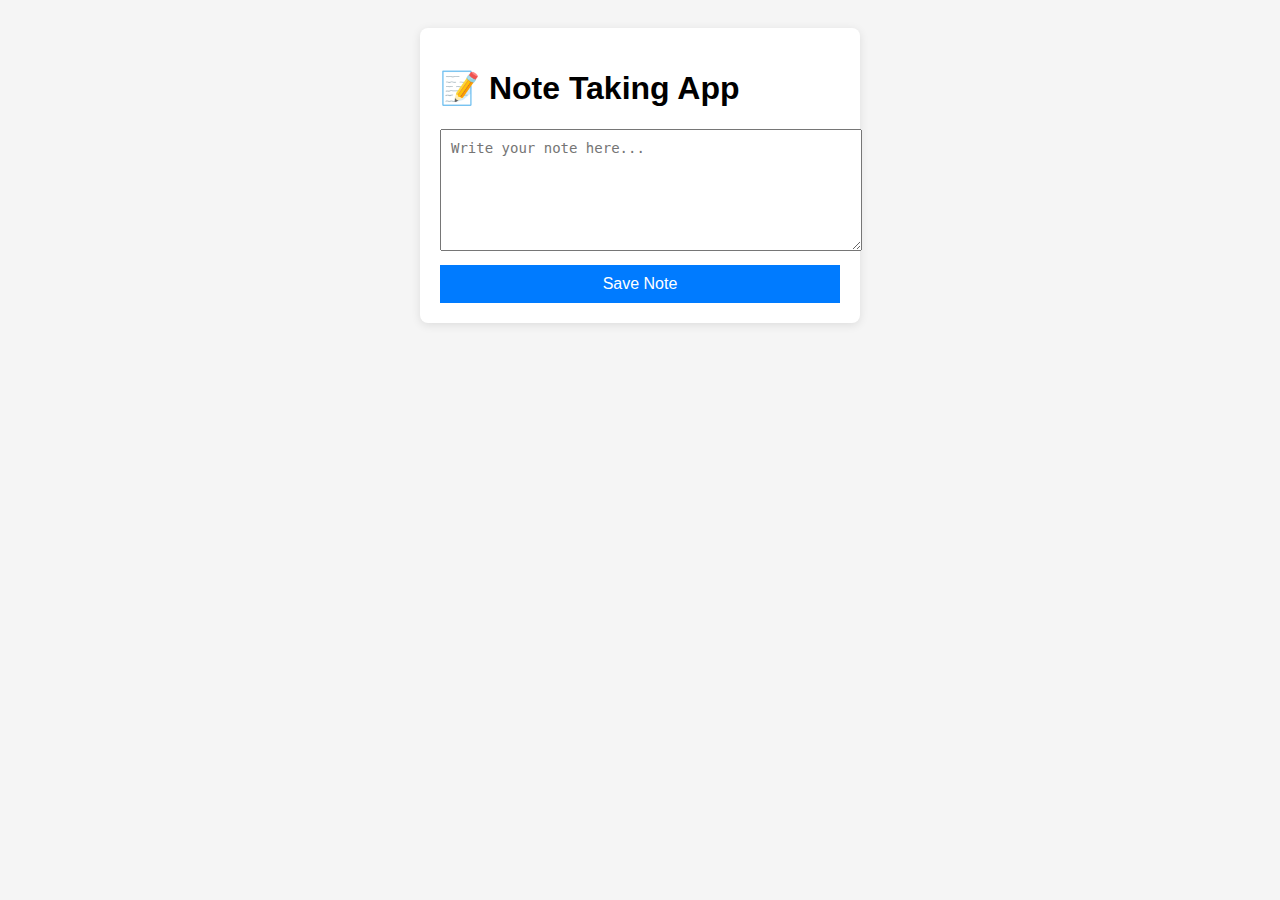
<file: index.html>
<!DOCTYPE html>
<html lang="en">
<head>
    <meta charset="UTF-8">
    <meta name="viewport" content="width=device-width, initial-scale=1.0">
    <title>Note Taking App</title>
    <link rel="stylesheet" href="style.css">
</head>
<body>
    <div class="container">
        <h1>📝 Note Taking App</h1>
        <textarea id="noteInput" placeholder="Write your note here..."></textarea>
        <button id="saveNote">Save Note</button>
        <div id="notesList"></div>
    </div>
    <script src="script.js"></script>
</body>
</html>
</file>
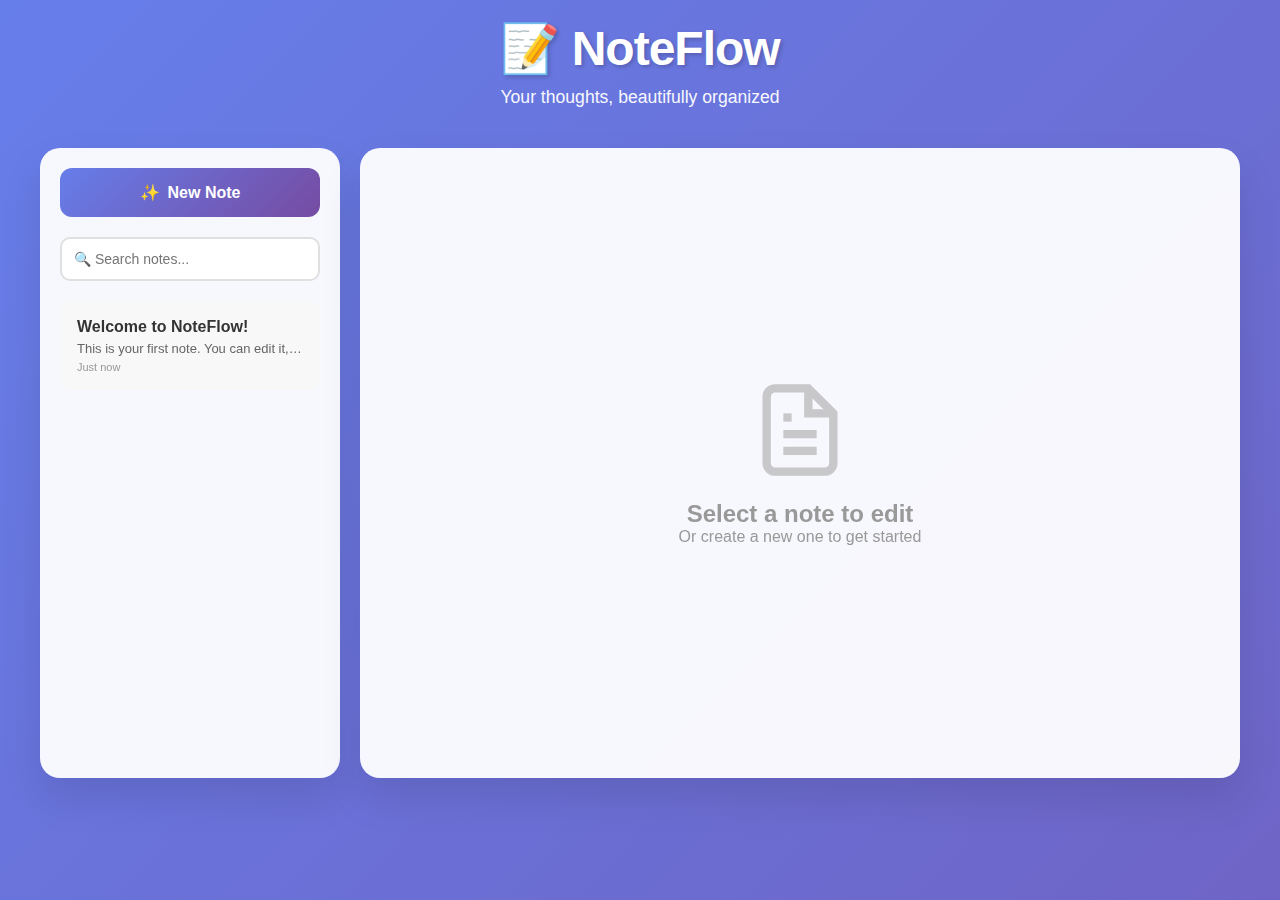
<file: remixed-4470cca5.html>
<!DOCTYPE html>
<html lang="en">
<head>
    <meta charset="UTF-8">
    <meta name="viewport" content="width=device-width, initial-scale=1.0">
    <title>NoteFlow - Modern Note Taking App</title>
    <style>
        * {
            margin: 0;
            padding: 0;
            box-sizing: border-box;
        }

        body {
            font-family: -apple-system, BlinkMacSystemFont, 'Segoe UI', Roboto, Oxygen, Ubuntu, sans-serif;
            background: linear-gradient(135deg, #667eea 0%, #764ba2 100%);
            min-height: 100vh;
            padding: 20px;
            animation: gradientShift 10s ease infinite;
            background-size: 200% 200%;
        }

        @keyframes gradientShift {
            0% { background-position: 0% 50%; }
            50% { background-position: 100% 50%; }
            100% { background-position: 0% 50%; }
        }

        .container {
            max-width: 1200px;
            margin: 0 auto;
            animation: fadeIn 0.6s ease;
        }

        @keyframes fadeIn {
            from { opacity: 0; transform: translateY(20px); }
            to { opacity: 1; transform: translateY(0); }
        }

        .header {
            text-align: center;
            margin-bottom: 40px;
            color: white;
        }

        .header h1 {
            font-size: 3em;
            margin-bottom: 10px;
            text-shadow: 2px 2px 4px rgba(0,0,0,0.2);
            letter-spacing: -1px;
        }

        .header p {
            font-size: 1.1em;
            opacity: 0.95;
        }

        .app-container {
            display: grid;
            grid-template-columns: 300px 1fr;
            gap: 20px;
            height: 70vh;
        }

        @media (max-width: 768px) {
            .app-container {
                grid-template-columns: 1fr;
                height: auto;
            }
        }

        .sidebar {
            background: rgba(255, 255, 255, 0.95);
            border-radius: 20px;
            padding: 20px;
            backdrop-filter: blur(10px);
            box-shadow: 0 20px 40px rgba(0,0,0,0.1);
            overflow-y: auto;
        }

        .new-note-btn {
            width: 100%;
            padding: 15px;
            background: linear-gradient(135deg, #667eea, #764ba2);
            color: white;
            border: none;
            border-radius: 12px;
            font-size: 16px;
            font-weight: 600;
            cursor: pointer;
            transition: all 0.3s ease;
            margin-bottom: 20px;
            display: flex;
            align-items: center;
            justify-content: center;
            gap: 8px;
        }

        .new-note-btn:hover {
            transform: translateY(-2px);
            box-shadow: 0 10px 20px rgba(102, 126, 234, 0.4);
        }

        .new-note-btn:active {
            transform: translateY(0);
        }

        .search-box {
            width: 100%;
            padding: 12px;
            border: 2px solid #e0e0e0;
            border-radius: 10px;
            font-size: 14px;
            margin-bottom: 20px;
            transition: all 0.3s ease;
        }

        .search-box:focus {
            outline: none;
            border-color: #667eea;
            box-shadow: 0 0 0 3px rgba(102, 126, 234, 0.1);
        }

        .notes-list {
            display: flex;
            flex-direction: column;
            gap: 10px;
        }

        .note-item {
            padding: 15px;
            background: #f8f8f8;
            border-radius: 10px;
            cursor: pointer;
            transition: all 0.3s ease;
            border: 2px solid transparent;
            position: relative;
            overflow: hidden;
        }

        .note-item:hover {
            background: #f0f0f0;
            transform: translateX(5px);
        }

        .note-item.active {
            background: linear-gradient(135deg, rgba(102, 126, 234, 0.1), rgba(118, 75, 162, 0.1));
            border-color: #667eea;
        }

        .note-item h3 {
            font-size: 16px;
            margin-bottom: 5px;
            color: #333;
            white-space: nowrap;
            overflow: hidden;
            text-overflow: ellipsis;
        }

        .note-item p {
            font-size: 13px;
            color: #666;
            white-space: nowrap;
            overflow: hidden;
            text-overflow: ellipsis;
        }

        .note-item .note-date {
            font-size: 11px;
            color: #999;
            margin-top: 5px;
        }

        .delete-btn {
            position: absolute;
            top: 10px;
            right: 10px;
            background: #ff4444;
            color: white;
            border: none;
            border-radius: 5px;
            padding: 5px 10px;
            font-size: 12px;
            cursor: pointer;
            opacity: 0;
            transition: opacity 0.3s ease;
        }

        .note-item:hover .delete-btn {
            opacity: 1;
        }

        .delete-btn:hover {
            background: #cc0000;
        }

        .editor {
            background: rgba(255, 255, 255, 0.95);
            border-radius: 20px;
            padding: 30px;
            backdrop-filter: blur(10px);
            box-shadow: 0 20px 40px rgba(0,0,0,0.1);
            display: flex;
            flex-direction: column;
            animation: slideIn 0.4s ease;
        }

        @keyframes slideIn {
            from { opacity: 0; transform: translateX(20px); }
            to { opacity: 1; transform: translateX(0); }
        }

        .editor-header {
            display: flex;
            justify-content: space-between;
            align-items: center;
            margin-bottom: 20px;
            padding-bottom: 15px;
            border-bottom: 2px solid #e0e0e0;
        }

        .note-title {
            font-size: 24px;
            font-weight: 600;
            border: none;
            background: transparent;
            color: #333;
            width: 70%;
            transition: all 0.3s ease;
        }

        .note-title:focus {
            outline: none;
            background: #f8f8f8;
            padding: 5px 10px;
            border-radius: 8px;
        }

        .note-title::placeholder {
            color: #999;
        }

        .editor-tools {
            display: flex;
            gap: 10px;
        }

        .tool-btn {
            padding: 8px 12px;
            background: #f0f0f0;
            border: none;
            border-radius: 8px;
            cursor: pointer;
            transition: all 0.3s ease;
            font-size: 14px;
        }

        .tool-btn:hover {
            background: #e0e0e0;
            transform: translateY(-2px);
        }

        .note-content {
            flex: 1;
            font-size: 16px;
            line-height: 1.6;
            border: none;
            background: transparent;
            resize: none;
            color: #333;
            transition: all 0.3s ease;
        }

        .note-content:focus {
            outline: none;
            background: #fafafa;
            padding: 15px;
            border-radius: 10px;
        }

        .note-content::placeholder {
            color: #999;
        }

        .empty-state {
            display: flex;
            flex-direction: column;
            align-items: center;
            justify-content: center;
            height: 100%;
            color: #999;
            text-align: center;
        }

        .empty-state svg {
            width: 100px;
            height: 100px;
            margin-bottom: 20px;
            opacity: 0.5;
        }

        .char-count {
            position: absolute;
            bottom: 10px;
            right: 30px;
            font-size: 12px;
            color: #999;
        }

        .save-indicator {
            position: fixed;
            top: 20px;
            right: 20px;
            background: #4caf50;
            color: white;
            padding: 10px 20px;
            border-radius: 10px;
            opacity: 0;
            transition: opacity 0.3s ease;
            z-index: 1000;
        }

        .save-indicator.show {
            opacity: 1;
        }
    </style>
</head>
<body>
    <div class="save-indicator" id="saveIndicator">✓ Saved</div>
    
    <div class="container">
        <div class="header">
            <h1>📝 NoteFlow</h1>
            <p>Your thoughts, beautifully organized</p>
        </div>

        <div class="app-container">
            <div class="sidebar">
                <button class="new-note-btn" onclick="createNewNote()">
                    <span>✨</span> New Note
                </button>
                <input type="text" class="search-box" placeholder="🔍 Search notes..." oninput="searchNotes(this.value)">
                <div class="notes-list" id="notesList"></div>
            </div>

            <div class="editor" id="editor">
                <div class="empty-state">
                    <svg viewBox="0 0 24 24" fill="none" stroke="currentColor" stroke-width="2">
                        <path d="M14 2H6a2 2 0 0 0-2 2v16a2 2 0 0 0 2 2h12a2 2 0 0 0 2-2V8z"></path>
                        <polyline points="14 2 14 8 20 8"></polyline>
                        <line x1="16" y1="13" x2="8" y2="13"></line>
                        <line x1="16" y1="17" x2="8" y2="17"></line>
                        <polyline points="10 9 9 9 8 9"></polyline>
                    </svg>
                    <h2>Select a note to edit</h2>
                    <p>Or create a new one to get started</p>
                </div>
            </div>
        </div>
    </div>

    <script>
        let notes = [];
        let currentNoteId = null;
        let autoSaveTimeout;

        // Initialize app
        function init() {
            // Load notes from memory (in a real app, this would be from a database)
            const savedNotes = [
                {
                    id: Date.now(),
                    title: "Welcome to NoteFlow!",
                    content: "This is your first note. You can edit it, delete it, or create new ones.\n\nFeatures:\n• Auto-save as you type\n• Search through your notes\n• Clean, modern interface\n• Responsive design\n\nStart creating your notes now!",
                    date: new Date().toISOString()
                }
            ];
            notes = savedNotes;
            renderNotesList();
        }

        function createNewNote() {
            const newNote = {
                id: Date.now(),
                title: "Untitled Note",
                content: "",
                date: new Date().toISOString()
            };
            notes.unshift(newNote);
            renderNotesList();
            selectNote(newNote.id);
        }

        function selectNote(id) {
            currentNoteId = id;
            const note = notes.find(n => n.id === id);
            if (note) {
                renderEditor(note);
                updateActiveNote();
            }
        }

        function renderEditor(note) {
            const editor = document.getElementById('editor');
            editor.innerHTML = `
                <div class="editor-header">
                    <input type="text" class="note-title" value="${note.title}" 
                           placeholder="Note title..." 
                           oninput="updateNote('title', this.value)">
                    <div class="editor-tools">
                        <button class="tool-btn" onclick="exportNote()">📤 Export</button>
                        <button class="tool-btn" onclick="duplicateNote()">📋 Duplicate</button>
                    </div>
                </div>
                <textarea class="note-content" 
                          placeholder="Start typing your note..." 
                          oninput="updateNote('content', this.value)">${note.content}</textarea>
                <div class="char-count">${note.content.length} characters</div>
            `;
        }

        function updateNote(field, value) {
            const note = notes.find(n => n.id === currentNoteId);
            if (note) {
                note[field] = value;
                note.date = new Date().toISOString();
                
                // Auto-save with debounce
                clearTimeout(autoSaveTimeout);
                autoSaveTimeout = setTimeout(() => {
                    saveNotes();
                    showSaveIndicator();
                }, 500);
                
                // Update character count if content changed
                if (field === 'content') {
                    document.querySelector('.char-count').textContent = `${value.length} characters`;
                }
                
                // Update note in list
                renderNotesList();
            }
        }

        function deleteNote(id, event) {
            event.stopPropagation();
            if (confirm('Are you sure you want to delete this note?')) {
                notes = notes.filter(n => n.id !== id);
                if (currentNoteId === id) {
                    currentNoteId = null;
                    document.getElementById('editor').innerHTML = `
                        <div class="empty-state">
                            <svg viewBox="0 0 24 24" fill="none" stroke="currentColor" stroke-width="2">
                                <path d="M14 2H6a2 2 0 0 0-2 2v16a2 2 0 0 0 2 2h12a2 2 0 0 0 2-2V8z"></path>
                                <polyline points="14 2 14 8 20 8"></polyline>
                                <line x1="16" y1="13" x2="8" y2="13"></line>
                                <line x1="16" y1="17" x2="8" y2="17"></line>
                                <polyline points="10 9 9 9 8 9"></polyline>
                            </svg>
                            <h2>Select a note to edit</h2>
                            <p>Or create a new one to get started</p>
                        </div>
                    `;
                }
                renderNotesList();
                saveNotes();
            }
        }

        function renderNotesList(searchTerm = '') {
            const notesList = document.getElementById('notesList');
            const filteredNotes = notes.filter(note => 
                note.title.toLowerCase().includes(searchTerm.toLowerCase()) ||
                note.content.toLowerCase().includes(searchTerm.toLowerCase())
            );
            
            notesList.innerHTML = filteredNotes.map(note => `
                <div class="note-item ${note.id === currentNoteId ? 'active' : ''}" 
                     onclick="selectNote(${note.id})">
                    <h3>${note.title}</h3>
                    <p>${note.content.substring(0, 50)}${note.content.length > 50 ? '...' : ''}</p>
                    <div class="note-date">${formatDate(note.date)}</div>
                    <button class="delete-btn" onclick="deleteNote(${note.id}, event)">Delete</button>
                </div>
            `).join('');
        }

        function updateActiveNote() {
            document.querySelectorAll('.note-item').forEach(item => {
                item.classList.remove('active');
            });
            const activeItem = document.querySelector(`.note-item[onclick="selectNote(${currentNoteId})"]`);
            if (activeItem) {
                activeItem.classList.add('active');
            }
        }

        function searchNotes(term) {
            renderNotesList(term);
        }

        function formatDate(dateString) {
            const date = new Date(dateString);
            const now = new Date();
            const diff = Math.floor((now - date) / 1000);
            
            if (diff < 60) return 'Just now';
            if (diff < 3600) return `${Math.floor(diff / 60)} minutes ago`;
            if (diff < 86400) return `${Math.floor(diff / 3600)} hours ago`;
            if (diff < 604800) return `${Math.floor(diff / 86400)} days ago`;
            
            return date.toLocaleDateString();
        }

        function saveNotes() {
            // In a real app, this would save to a database
            console.log('Notes saved:', notes);
        }

        function showSaveIndicator() {
            const indicator = document.getElementById('saveIndicator');
            indicator.classList.add('show');
            setTimeout(() => {
                indicator.classList.remove('show');
            }, 2000);
        }

        function exportNote() {
            const note = notes.find(n => n.id === currentNoteId);
            if (note) {
                const content = `# ${note.title}\n\n${note.content}\n\n---\nExported from NoteFlow on ${new Date().toLocaleDateString()}`;
                const blob = new Blob([content], { type: 'text/markdown' });
                const url = URL.createObjectURL(blob);
                const a = document.createElement('a');
                a.href = url;
                a.download = `${note.title.replace(/[^a-z0-9]/gi, '_')}.md`;
                a.click();
                URL.revokeObjectURL(url);
            }
        }

        function duplicateNote() {
            const note = notes.find(n => n.id === currentNoteId);
            if (note) {
                const duplicatedNote = {
                    id: Date.now(),
                    title: `${note.title} (Copy)`,
                    content: note.content,
                    date: new Date().toISOString()
                };
                notes.unshift(duplicatedNote);
                renderNotesList();
                selectNote(duplicatedNote.id);
            }
        }

        // Initialize the app when page loads
        init();
    </script>
</body>
</html>
</file>
<file: style.css>
body {
    font-family: Arial, sans-serif;
    background: #f5f5f5;
    display: flex;
    justify-content: center;
    padding: 20px;
}

.container {
    width: 400px;
    background: white;
    padding: 20px;
    border-radius: 8px;
    box-shadow: 0px 2px 10px rgba(0,0,0,0.1);
}

textarea {
    width: 100%;
    height: 100px;
    padding: 10px;
    font-size: 14px;
}

button {
    width: 100%;
    padding: 10px;
    background: #007BFF;
    color: white;
    font-size: 16px;
    border: none;
    margin-top: 10px;
    cursor: pointer;
}

button:hover {
    background: #0056b3;
}

.note {
    background: #fffae6;
    padding: 10px;
    margin-top: 10px;
    border-radius: 6px;
    position: relative;
}

.deleteBtn {
    position: absolute;
    right: 10px;
    top: 5px;
    background: red;
    color: white;
    border: none;
    padding: 3px 6px;
    cursor: pointer;
}
</file>
